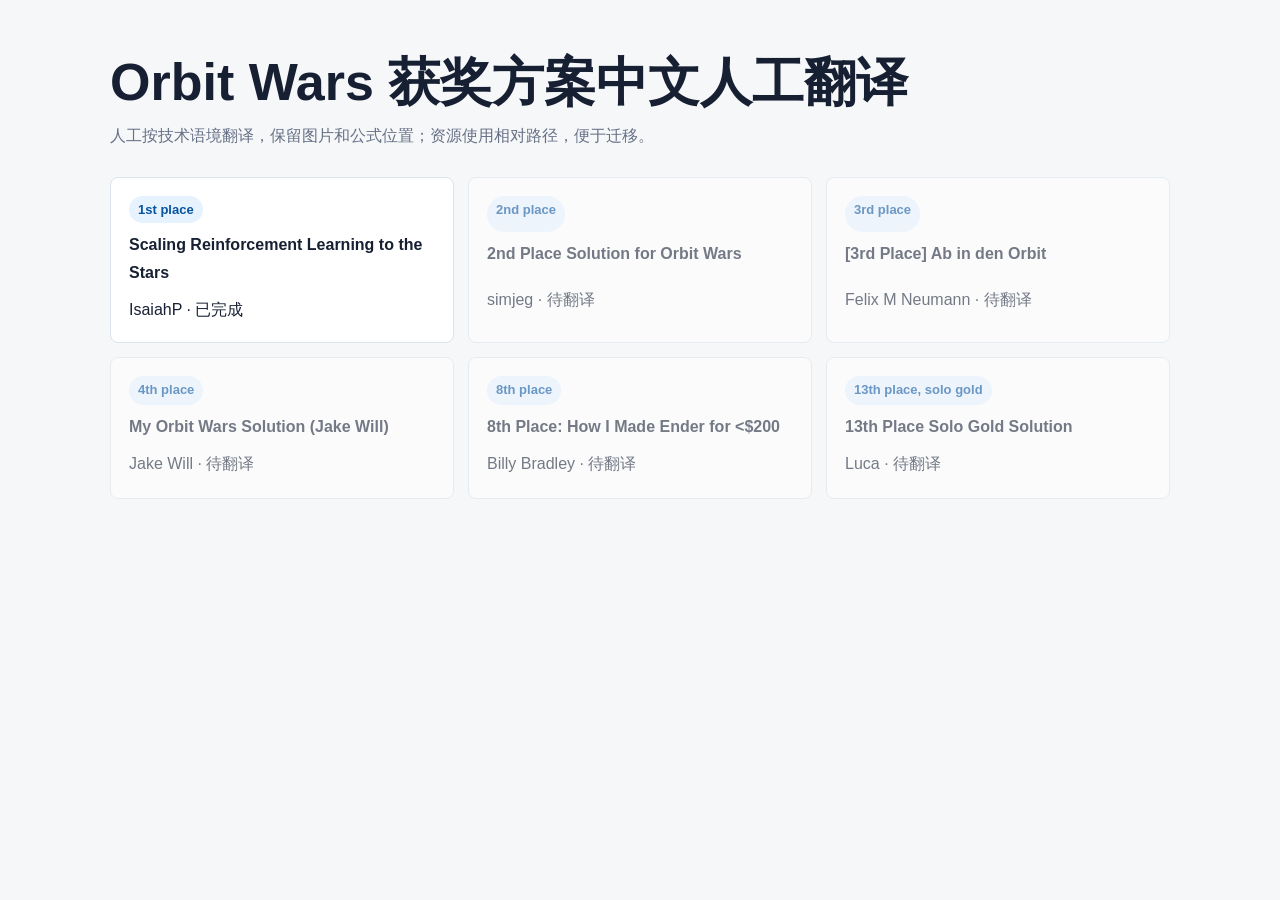
<file: kaggle_discussion_exports/zh_manual_site/index.html>
<!doctype html>
<html lang="zh-CN">
<head>
  <meta charset="utf-8">
  <meta name="viewport" content="width=device-width, initial-scale=1">
  <title>Orbit Wars 获奖方案中文人工翻译</title>
  <link rel="stylesheet" href="style.css">
</head>
<body>
<main class="wrap"><header class="hero"><h1>Orbit Wars 获奖方案中文人工翻译</h1><p>人工按技术语境翻译，保留图片和公式位置；资源使用相对路径，便于迁移。</p></header><section class="grid"><a class="card" href="01_1st_scaling_reinforcement_learning_to_the_stars.html"><span class="rank">1st place</span><strong>Scaling Reinforcement Learning to the Stars</strong><span>IsaiahP · 已完成</span></a><a class="card disabled" href="#"><span class="rank">2nd place</span><strong>2nd Place Solution for Orbit Wars</strong><span>simjeg · 待翻译</span></a><a class="card disabled" href="#"><span class="rank">3rd place</span><strong>[3rd Place] Ab in den Orbit</strong><span>Felix M Neumann · 待翻译</span></a><a class="card disabled" href="#"><span class="rank">4th place</span><strong>My Orbit Wars Solution (Jake Will)</strong><span>Jake Will · 待翻译</span></a><a class="card disabled" href="#"><span class="rank">8th place</span><strong>8th Place: How I Made Ender for &lt;$200</strong><span>Billy Bradley · 待翻译</span></a><a class="card disabled" href="#"><span class="rank">13th place, solo gold</span><strong>13th Place Solo Gold Solution</strong><span>Luca · 待翻译</span></a></section></main>
</body>
</html>
</file>
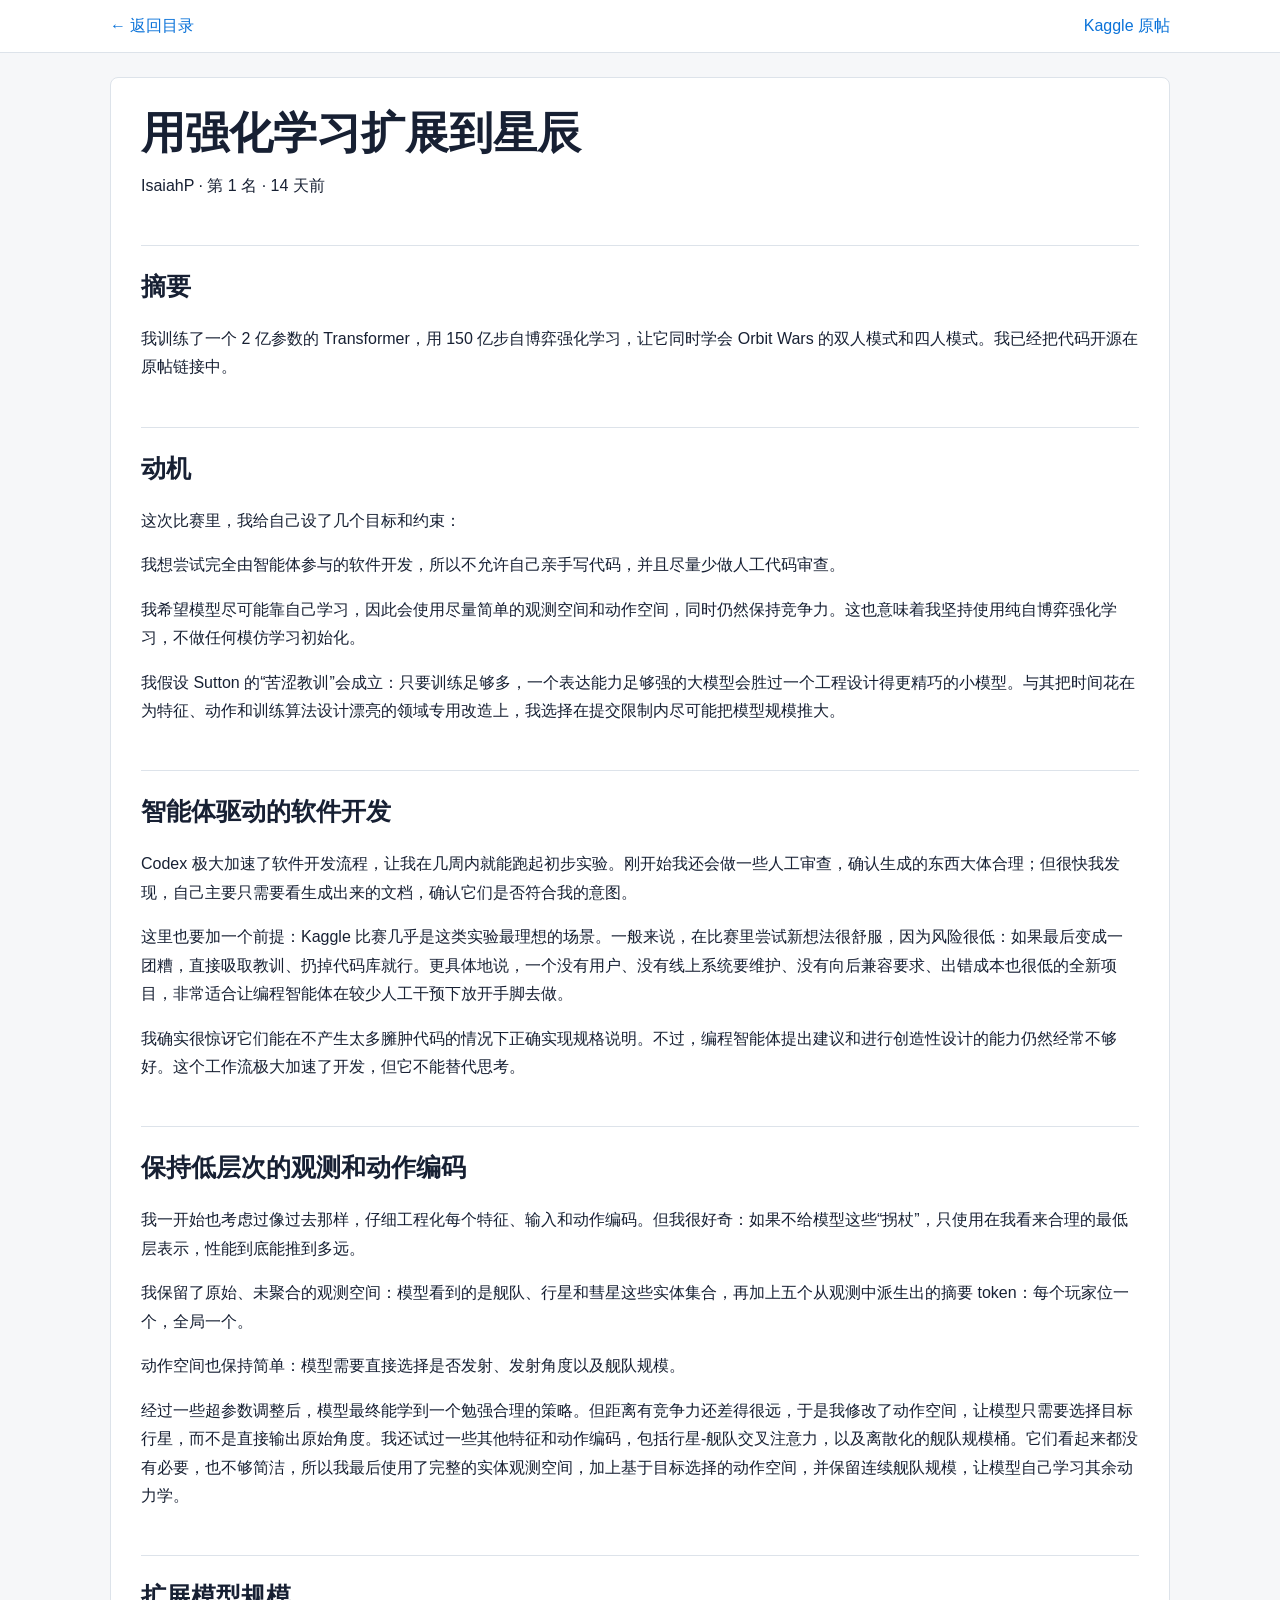
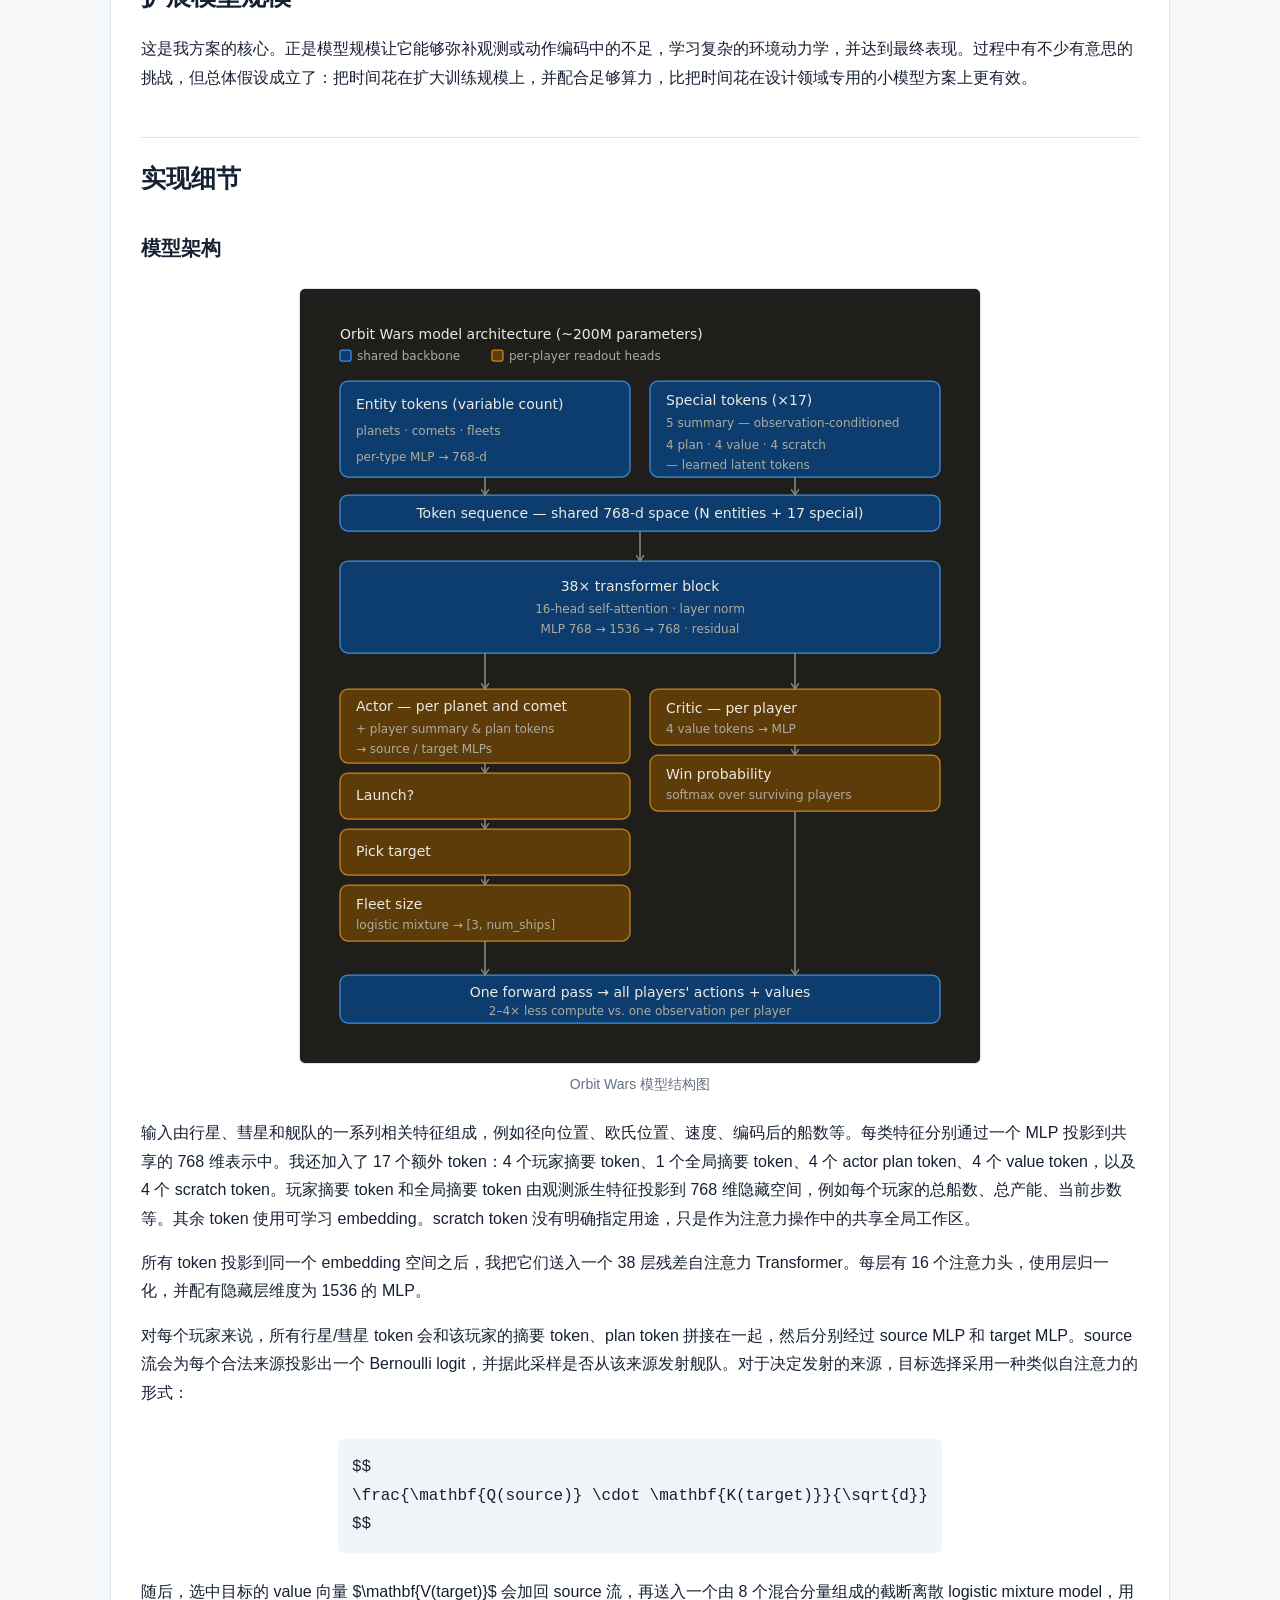
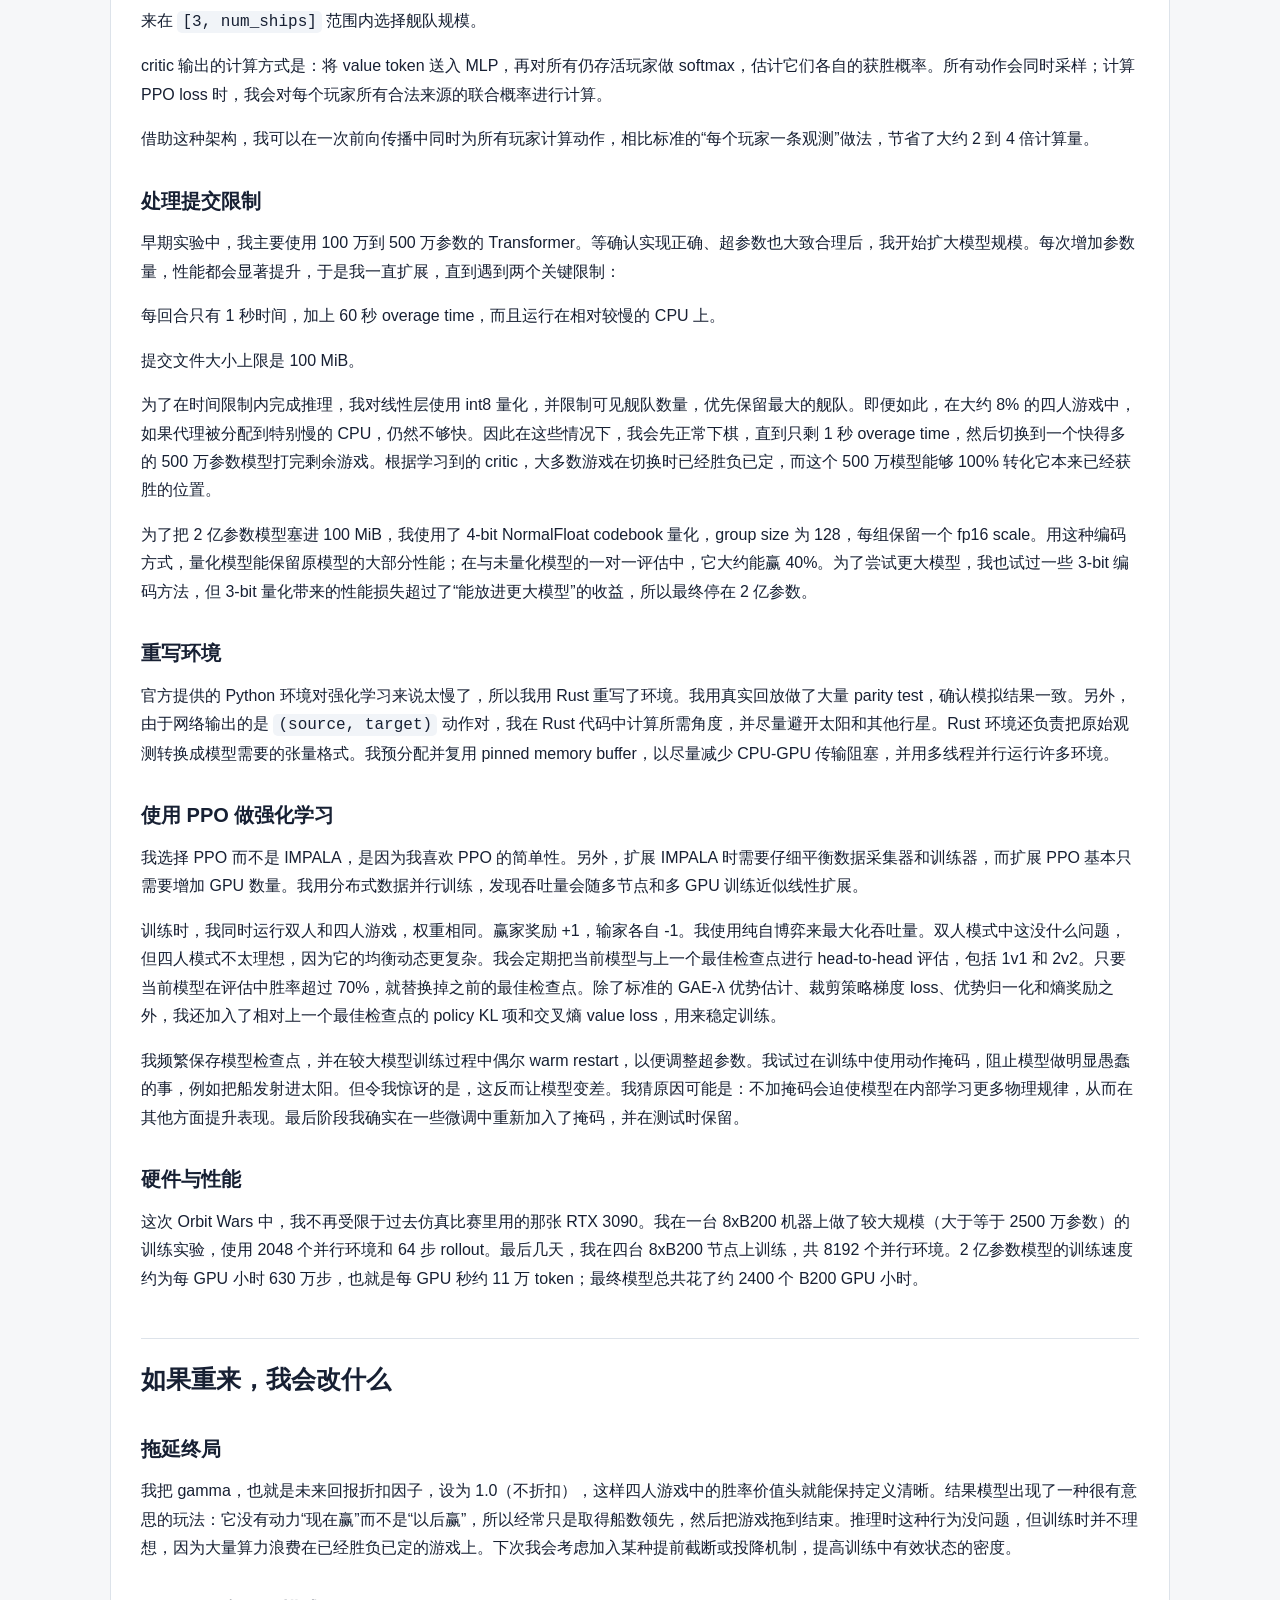
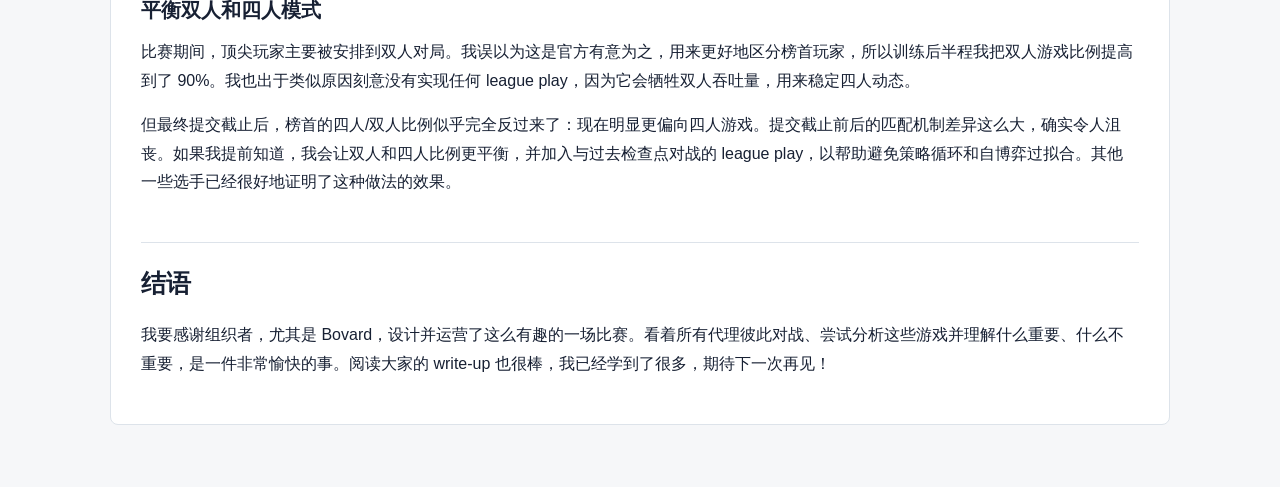
<file: kaggle_discussion_exports/zh_manual_site/01_1st_scaling_reinforcement_learning_to_the_stars.html>
<!doctype html>
<html lang="zh-CN">
<head>
  <meta charset="utf-8">
  <meta name="viewport" content="width=device-width, initial-scale=1">
  <title>Scaling Reinforcement Learning to the Stars</title>
  <link rel="stylesheet" href="style.css">
</head>
<body>
<nav class="topbar"><a href="index.html">← 返回目录</a><a href="https://www.kaggle.com/competitions/orbit-wars/discussion/714324" target="_blank" rel="noreferrer">Kaggle 原帖</a></nav><main class="wrap article"><h1>用强化学习扩展到星辰</h1>
<p>IsaiahP · 第 1 名 · 14 天前</p>
<h2>摘要</h2>
<p>我训练了一个 2 亿参数的 Transformer，用 150 亿步自博弈强化学习，让它同时学会 Orbit Wars 的双人模式和四人模式。我已经把代码开源在原帖链接中。</p>
<h2>动机</h2>
<p>这次比赛里，我给自己设了几个目标和约束：</p>
<p>我想尝试完全由智能体参与的软件开发，所以不允许自己亲手写代码，并且尽量少做人工代码审查。</p>
<p>我希望模型尽可能靠自己学习，因此会使用尽量简单的观测空间和动作空间，同时仍然保持竞争力。这也意味着我坚持使用纯自博弈强化学习，不做任何模仿学习初始化。</p>
<p>我假设 Sutton 的“苦涩教训”会成立：只要训练足够多，一个表达能力足够强的大模型会胜过一个工程设计得更精巧的小模型。与其把时间花在为特征、动作和训练算法设计漂亮的领域专用改造上，我选择在提交限制内尽可能把模型规模推大。</p>
<h2>智能体驱动的软件开发</h2>
<p>Codex 极大加速了软件开发流程，让我在几周内就能跑起初步实验。刚开始我还会做一些人工审查，确认生成的东西大体合理；但很快我发现，自己主要只需要看生成出来的文档，确认它们是否符合我的意图。</p>
<p>这里也要加一个前提：Kaggle 比赛几乎是这类实验最理想的场景。一般来说，在比赛里尝试新想法很舒服，因为风险很低：如果最后变成一团糟，直接吸取教训、扔掉代码库就行。更具体地说，一个没有用户、没有线上系统要维护、没有向后兼容要求、出错成本也很低的全新项目，非常适合让编程智能体在较少人工干预下放开手脚去做。</p>
<p>我确实很惊讶它们能在不产生太多臃肿代码的情况下正确实现规格说明。不过，编程智能体提出建议和进行创造性设计的能力仍然经常不够好。这个工作流极大加速了开发，但它不能替代思考。</p>
<h2>保持低层次的观测和动作编码</h2>
<p>我一开始也考虑过像过去那样，仔细工程化每个特征、输入和动作编码。但我很好奇：如果不给模型这些“拐杖”，只使用在我看来合理的最低层表示，性能到底能推到多远。</p>
<p>我保留了原始、未聚合的观测空间：模型看到的是舰队、行星和彗星这些实体集合，再加上五个从观测中派生出的摘要 token：每个玩家位一个，全局一个。</p>
<p>动作空间也保持简单：模型需要直接选择是否发射、发射角度以及舰队规模。</p>
<p>经过一些超参数调整后，模型最终能学到一个勉强合理的策略。但距离有竞争力还差得很远，于是我修改了动作空间，让模型只需要选择目标行星，而不是直接输出原始角度。我还试过一些其他特征和动作编码，包括行星-舰队交叉注意力，以及离散化的舰队规模桶。它们看起来都没有必要，也不够简洁，所以我最后使用了完整的实体观测空间，加上基于目标选择的动作空间，并保留连续舰队规模，让模型自己学习其余动力学。</p>
<h2>扩展模型规模</h2>
<p>这是我方案的核心。正是模型规模让它能够弥补观测或动作编码中的不足，学习复杂的环境动力学，并达到最终表现。过程中有不少有意思的挑战，但总体假设成立了：把时间花在扩大训练规模上，并配合足够算力，比把时间花在设计领域专用的小模型方案上更有效。</p>
<h2>实现细节</h2>
<h3>模型架构</h3>
<figure><img src="../01_1st_scaling_reinforcement_learning_to_the_stars/model-architecture.svg" alt="Orbit Wars 模型结构图"><figcaption>Orbit Wars 模型结构图</figcaption></figure>
<p>输入由行星、彗星和舰队的一系列相关特征组成，例如径向位置、欧氏位置、速度、编码后的船数等。每类特征分别通过一个 MLP 投影到共享的 768 维表示中。我还加入了 17 个额外 token：4 个玩家摘要 token、1 个全局摘要 token、4 个 actor plan token、4 个 value token，以及 4 个 scratch token。玩家摘要 token 和全局摘要 token 由观测派生特征投影到 768 维隐藏空间，例如每个玩家的总船数、总产能、当前步数等。其余 token 使用可学习 embedding。scratch token 没有明确指定用途，只是作为注意力操作中的共享全局工作区。</p>
<p>所有 token 投影到同一个 embedding 空间之后，我把它们送入一个 38 层残差自注意力 Transformer。每层有 16 个注意力头，使用层归一化，并配有隐藏层维度为 1536 的 MLP。</p>
<p>对每个玩家来说，所有行星/彗星 token 会和该玩家的摘要 token、plan token 拼接在一起，然后分别经过 source MLP 和 target MLP。source 流会为每个合法来源投影出一个 Bernoulli logit，并据此采样是否从该来源发射舰队。对于决定发射的来源，目标选择采用一种类似自注意力的形式：</p>
<div class="formula"><pre>$$
\frac{\mathbf{Q(source)} \cdot \mathbf{K(target)}}{\sqrt{d}}
$$</pre></div>
<p>随后，选中目标的 value 向量 $\mathbf{V(target)}$ 会加回 source 流，再送入一个由 8 个混合分量组成的截断离散 logistic mixture model，用来在 <code>[3, num_ships]</code> 范围内选择舰队规模。</p>
<p>critic 输出的计算方式是：将 value token 送入 MLP，再对所有仍存活玩家做 softmax，估计它们各自的获胜概率。所有动作会同时采样；计算 PPO loss 时，我会对每个玩家所有合法来源的联合概率进行计算。</p>
<p>借助这种架构，我可以在一次前向传播中同时为所有玩家计算动作，相比标准的“每个玩家一条观测”做法，节省了大约 2 到 4 倍计算量。</p>
<h3>处理提交限制</h3>
<p>早期实验中，我主要使用 100 万到 500 万参数的 Transformer。等确认实现正确、超参数也大致合理后，我开始扩大模型规模。每次增加参数量，性能都会显著提升，于是我一直扩展，直到遇到两个关键限制：</p>
<p>每回合只有 1 秒时间，加上 60 秒 overage time，而且运行在相对较慢的 CPU 上。</p>
<p>提交文件大小上限是 100 MiB。</p>
<p>为了在时间限制内完成推理，我对线性层使用 int8 量化，并限制可见舰队数量，优先保留最大的舰队。即便如此，在大约 8% 的四人游戏中，如果代理被分配到特别慢的 CPU，仍然不够快。因此在这些情况下，我会先正常下棋，直到只剩 1 秒 overage time，然后切换到一个快得多的 500 万参数模型打完剩余游戏。根据学习到的 critic，大多数游戏在切换时已经胜负已定，而这个 500 万模型能够 100% 转化它本来已经获胜的位置。</p>
<p>为了把 2 亿参数模型塞进 100 MiB，我使用了 4-bit NormalFloat codebook 量化，group size 为 128，每组保留一个 fp16 scale。用这种编码方式，量化模型能保留原模型的大部分性能；在与未量化模型的一对一评估中，它大约能赢 40%。为了尝试更大模型，我也试过一些 3-bit 编码方法，但 3-bit 量化带来的性能损失超过了“能放进更大模型”的收益，所以最终停在 2 亿参数。</p>
<h3>重写环境</h3>
<p>官方提供的 Python 环境对强化学习来说太慢了，所以我用 Rust 重写了环境。我用真实回放做了大量 parity test，确认模拟结果一致。另外，由于网络输出的是 <code>(source, target)</code> 动作对，我在 Rust 代码中计算所需角度，并尽量避开太阳和其他行星。Rust 环境还负责把原始观测转换成模型需要的张量格式。我预分配并复用 pinned memory buffer，以尽量减少 CPU-GPU 传输阻塞，并用多线程并行运行许多环境。</p>
<h3>使用 PPO 做强化学习</h3>
<p>我选择 PPO 而不是 IMPALA，是因为我喜欢 PPO 的简单性。另外，扩展 IMPALA 时需要仔细平衡数据采集器和训练器，而扩展 PPO 基本只需要增加 GPU 数量。我用分布式数据并行训练，发现吞吐量会随多节点和多 GPU 训练近似线性扩展。</p>
<p>训练时，我同时运行双人和四人游戏，权重相同。赢家奖励 +1，输家各自 -1。我使用纯自博弈来最大化吞吐量。双人模式中这没什么问题，但四人模式不太理想，因为它的均衡动态更复杂。我会定期把当前模型与上一个最佳检查点进行 head-to-head 评估，包括 1v1 和 2v2。只要当前模型在评估中胜率超过 70%，就替换掉之前的最佳检查点。除了标准的 GAE-λ 优势估计、裁剪策略梯度 loss、优势归一化和熵奖励之外，我还加入了相对上一个最佳检查点的 policy KL 项和交叉熵 value loss，用来稳定训练。</p>
<p>我频繁保存模型检查点，并在较大模型训练过程中偶尔 warm restart，以便调整超参数。我试过在训练中使用动作掩码，阻止模型做明显愚蠢的事，例如把船发射进太阳。但令我惊讶的是，这反而让模型变差。我猜原因可能是：不加掩码会迫使模型在内部学习更多物理规律，从而在其他方面提升表现。最后阶段我确实在一些微调中重新加入了掩码，并在测试时保留。</p>
<h3>硬件与性能</h3>
<p>这次 Orbit Wars 中，我不再受限于过去仿真比赛里用的那张 RTX 3090。我在一台 8xB200 机器上做了较大规模（大于等于 2500 万参数）的训练实验，使用 2048 个并行环境和 64 步 rollout。最后几天，我在四台 8xB200 节点上训练，共 8192 个并行环境。2 亿参数模型的训练速度约为每 GPU 小时 630 万步，也就是每 GPU 秒约 11 万 token；最终模型总共花了约 2400 个 B200 GPU 小时。</p>
<h2>如果重来，我会改什么</h2>
<h3>拖延终局</h3>
<p>我把 gamma，也就是未来回报折扣因子，设为 1.0（不折扣），这样四人游戏中的胜率价值头就能保持定义清晰。结果模型出现了一种很有意思的玩法：它没有动力“现在赢”而不是“以后赢”，所以经常只是取得船数领先，然后把游戏拖到结束。推理时这种行为没问题，但训练时并不理想，因为大量算力浪费在已经胜负已定的游戏上。下次我会考虑加入某种提前截断或投降机制，提高训练中有效状态的密度。</p>
<h3>平衡双人和四人模式</h3>
<p>比赛期间，顶尖玩家主要被安排到双人对局。我误以为这是官方有意为之，用来更好地区分榜首玩家，所以训练后半程我把双人游戏比例提高到了 90%。我也出于类似原因刻意没有实现任何 league play，因为它会牺牲双人吞吐量，用来稳定四人动态。</p>
<p>但最终提交截止后，榜首的四人/双人比例似乎完全反过来了：现在明显更偏向四人游戏。提交截止前后的匹配机制差异这么大，确实令人沮丧。如果我提前知道，我会让双人和四人比例更平衡，并加入与过去检查点对战的 league play，以帮助避免策略循环和自博弈过拟合。其他一些选手已经很好地证明了这种做法的效果。</p>
<h2>结语</h2>
<p>我要感谢组织者，尤其是 Bovard，设计并运营了这么有趣的一场比赛。看着所有代理彼此对战、尝试分析这些游戏并理解什么重要、什么不重要，是一件非常愉快的事。阅读大家的 write-up 也很棒，我已经学到了很多，期待下一次再见！</p></main>
</body>
</html>
</file>
<file: kaggle_discussion_exports/zh_manual_site/style.css>
:root {
  --bg: #f6f7f9;
  --paper: #fff;
  --text: #172033;
  --muted: #667085;
  --line: #dde3ea;
  --accent: #0b73d9;
  --soft: #e7f2ff;
}
* { box-sizing: border-box; }
body {
  margin: 0;
  background: var(--bg);
  color: var(--text);
  font: 16px/1.78 -apple-system, BlinkMacSystemFont, "Segoe UI", "Noto Sans SC", "Microsoft YaHei", sans-serif;
}
a { color: var(--accent); text-decoration: none; }
a:hover { text-decoration: underline; }
.wrap { width: min(1060px, calc(100% - 32px)); margin: 0 auto; }
.topbar {
  position: sticky;
  top: 0;
  z-index: 10;
  display: flex;
  justify-content: space-between;
  gap: 16px;
  padding: 12px max(16px, calc((100vw - 1060px) / 2));
  border-bottom: 1px solid var(--line);
  background: rgba(255,255,255,.94);
}
.hero { padding: 54px 0 26px; }
.hero h1 { margin: 0 0 12px; font-size: clamp(32px, 5vw, 52px); line-height: 1.08; }
.hero p { margin: 0; color: var(--muted); }
.grid { display: grid; grid-template-columns: repeat(auto-fit, minmax(260px, 1fr)); gap: 14px; padding-bottom: 56px; }
.card {
  display: grid;
  gap: 8px;
  padding: 18px;
  min-height: 142px;
  border: 1px solid var(--line);
  border-radius: 8px;
  background: var(--paper);
  color: var(--text);
}
.card.disabled { opacity: .58; pointer-events: none; }
.rank {
  display: inline-flex;
  width: max-content;
  padding: 2px 9px;
  border-radius: 999px;
  background: var(--soft);
  color: #07549f;
  font-size: 13px;
  font-weight: 700;
}
.article {
  margin: 24px auto 64px;
  padding: 30px;
  border: 1px solid var(--line);
  border-radius: 8px;
  background: var(--paper);
}
.article h1 { font-size: clamp(30px, 4vw, 44px); line-height: 1.12; margin: 0 0 14px; }
.article h2 { margin: 1.8em 0 .65em; padding-top: 18px; border-top: 1px solid var(--line); font-size: 25px; }
.article h3 { margin: 1.5em 0 .5em; font-size: 20px; }
.article p { margin: 0 0 1em; }
.article img {
  display: block;
  max-width: 100%;
  height: auto;
  margin: 18px auto 8px;
  border: 1px solid var(--line);
  border-radius: 6px;
}
figure { margin: 22px 0; }
figcaption { text-align: center; color: var(--muted); font-size: 14px; }
code, pre {
  font-family: ui-monospace, SFMono-Regular, Menlo, Consolas, monospace;
  background: #f1f4f8;
  border-radius: 5px;
}
code { padding: 2px 5px; }
pre { overflow-x: auto; padding: 14px; }
.formula { text-align: center; }
.formula pre { display: inline-block; text-align: left; }
@media (max-width: 700px) {
  .article { padding: 18px; }
  .topbar { flex-direction: column; }
}
</file>
